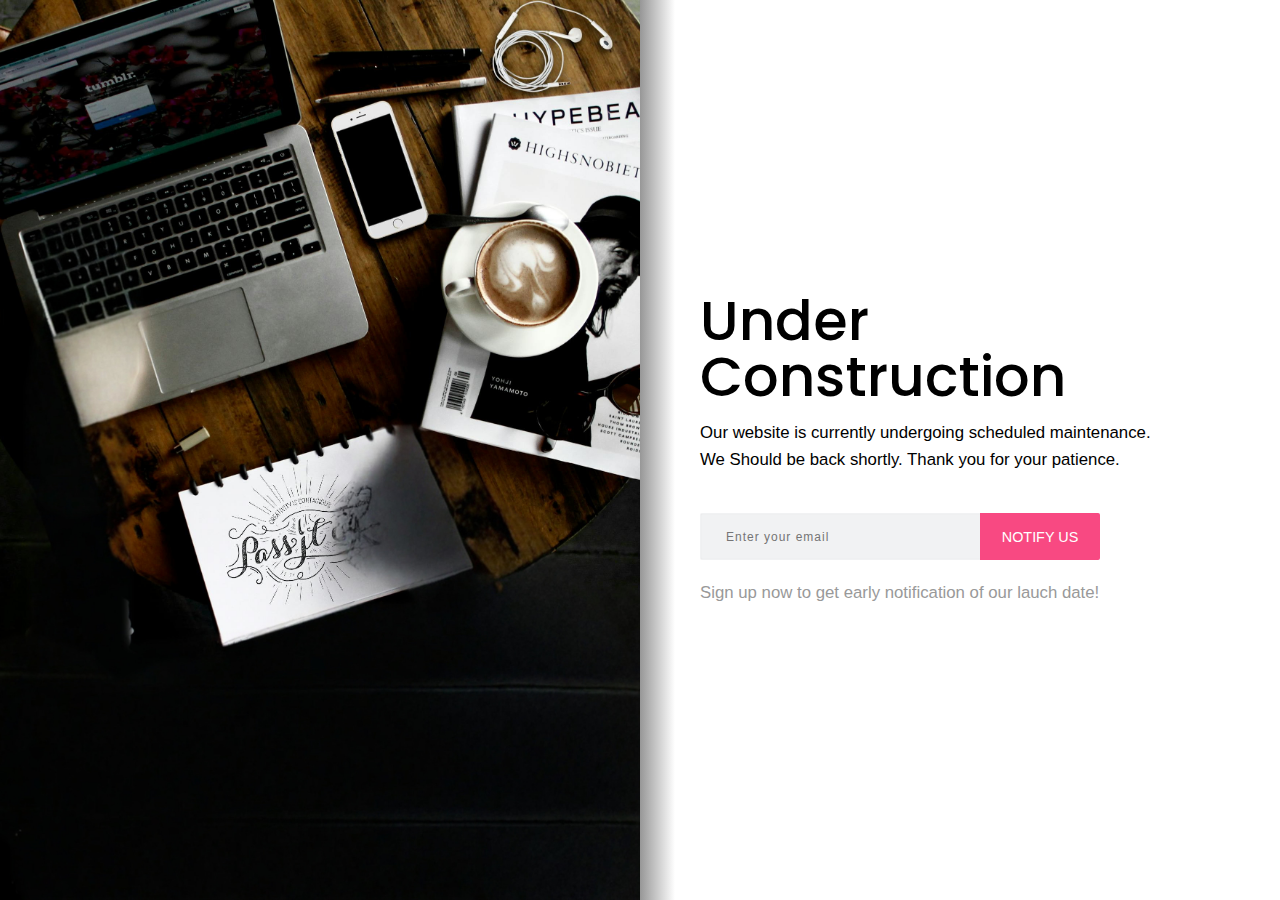
<file: index.html>
<!DOCTYPE HTML>
<html lang="en">
<head>
	<title>Montoya</title>
	<link rel="icon" type="image/x-icon" href="images/M-WHITE.jpg">
	<meta http-equiv="X-UA-Compatible" content="IE=edge">
    <meta name="viewport" content="width=device-width, initial-scale=1">
	<meta charset="UTF-8">
	
	
	<!-- Font -->
	
	<link href="https://fonts.googleapis.com/css?family=Open+Sans:400,700%7CPoppins:400,500" rel="stylesheet">
	
	
	<link href="common-css/ionicons.css" rel="stylesheet">
	
	
	<link rel="stylesheet" href="common-css/jquery.classycountdown.css" />
		
	<link href="04-comming-soon/css/styles.css" rel="stylesheet">
	
	<link href="04-comming-soon/css/responsive.css" rel="stylesheet">
	
</head>
<body>
	
	<div class="main-area">
		
		<section class="left-section" style="background-image: url(images/Untitled\ design-High-Quality.jpg)">
		
			
		</section><!-- left-section -->
		
		
		<section class="right-section full-height" style="background-color: white;">
		

			
			<div class="display-table">
				<div class="display-table-cell">
					<div class="main-content">
						<h1 class="title" style="color: black;"><b>Under Construction</b></h1>
						<p class="desc" style="color: black;">Our website is currently undergoing scheduled maintenance.
							We Should be back shortly. Thank you for your patience.</p>

						<div class="email-input-area">
							<form method="post">
								<input class="email-input" name="email" type="text" placeholder="Enter your email"/>
								<button class="submit-btn" name="submit" type="submit"><b>NOTIFY US</b></button>
							</form>
						</div><!-- email-input-area -->
						
						<p class="post-desc">Sign up now to get early notification of our lauch date!</p>
					</div><!-- main-content -->
				</div><!-- display-table-cell -->
			</div><!-- display-table -->
		
		
		</section><!-- right-section -->
		<div class="fade-effect"></div>
	</div><!-- main-area -->
	
	<!-- SCIPTS -->
	
	<script src="common-js/jquery-3.1.1.min.js"></script>
	
	<script src="common-js/jquery.countdown.min.js"></script>
	
	<script src="common-js/scripts.js"></script>
	
</body>
</html>
</file>
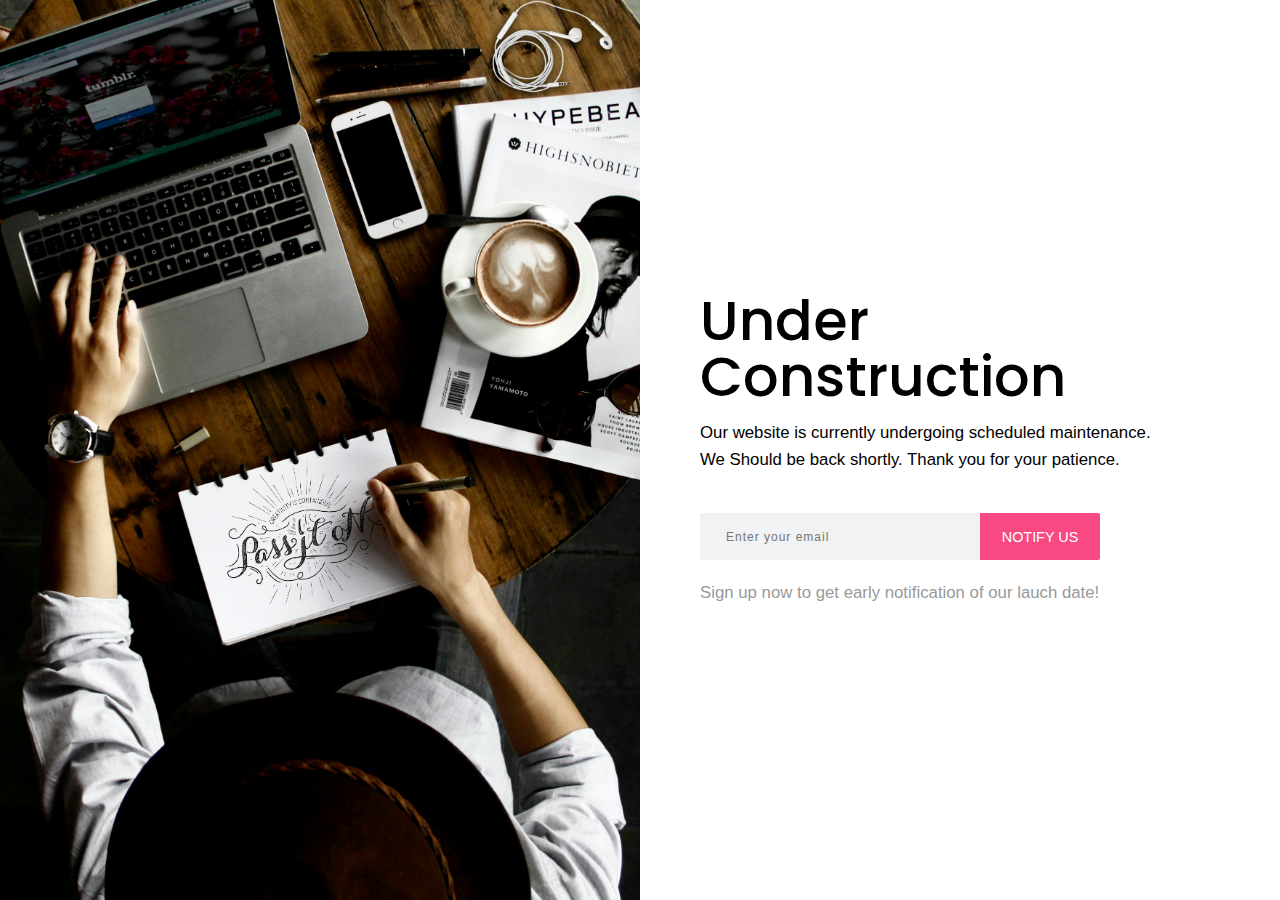
<file: 04-comming-soon.html>
<!DOCTYPE HTML>
<html lang="en">
<head>
	<title>Montoya</title>
	<link rel="icon" type="image/x-icon" href="images/M-WHITE.jpg">
	<meta http-equiv="X-UA-Compatible" content="IE=edge">
    <meta name="viewport" content="width=device-width, initial-scale=1">
	<meta charset="UTF-8">
	
	
	<!-- Font -->
	
	<link href="https://fonts.googleapis.com/css?family=Open+Sans:400,700%7CPoppins:400,500" rel="stylesheet">
	
	
	<link href="common-css/ionicons.css" rel="stylesheet">
	
	
	<link rel="stylesheet" href="common-css/jquery.classycountdown.css" />
		
	<link href="04-comming-soon/css/styles.css" rel="stylesheet">
	
	<link href="04-comming-soon/css/responsive.css" rel="stylesheet">
	
</head>
<body>
	
	<div class="main-area">
		
		<section class="left-section" style="background-image: url(images/pexels-knownasovan-57690.jpg)">
		
			
		</section><!-- left-section -->
		
		
		<section class="right-section full-height" style="background-color: white;">
		

			
			<div class="display-table">
				<div class="display-table-cell">
					<div class="main-content">
						<h1 class="title" style="color: black;"><b>Under Construction</b></h1>
						<p class="desc" style="color: black;">Our website is currently undergoing scheduled maintenance.
							We Should be back shortly. Thank you for your patience.</p>

						<div class="email-input-area">
							<form method="post">
								<input class="email-input" name="email" type="text" placeholder="Enter your email"/>
								<button class="submit-btn" name="submit" type="submit"><b>NOTIFY US</b></button>
							</form>
						</div><!-- email-input-area -->
						
						<p class="post-desc">Sign up now to get early notification of our lauch date!</p>
					</div><!-- main-content -->
				</div><!-- display-table-cell -->
			</div><!-- display-table -->
		
		
		</section><!-- right-section -->
		
	</div><!-- main-area -->
	
	<!-- SCIPTS -->
	
	<script src="common-js/jquery-3.1.1.min.js"></script>
	
	<script src="common-js/jquery.countdown.min.js"></script>
	
	<script src="common-js/scripts.js"></script>
	
</body>
</html>
</file>
<file: 04-comming-soon/css/styles.css>
/*
====================================================

* 	[Master Stylesheet]
	
	Theme Name :  
	Version    :  
	Author     :  
	Author URI :  

====================================================

	TOC
	
	1. PRIMARY STYLES
	2. COMMONS FOR PAGE DESIGN
		JQUERY LIGHT BOX
	3. LEFT SECTION
	4. RIGHT SECTION
	
====================================================

/* ---------------------------------
1. PRIMARY STYLES
--------------------------------- */

html{ font-size: 100%; height: 100%; width: 100%; overflow-x: hidden; margin: 0px;  padding: 0px; touch-action: manipulation; }


body{ font-size: 16px; font-family: 'Open Sans', sans-serif; width: 100%; height: 100%; margin: 0; font-weight: 400;
	-webkit-font-smoothing: antialiased; -moz-osx-font-smoothing: grayscale; word-wrap: break-word; overflow-x: hidden; 
	color: #333; }

h1, h2, h3, h4, h5, h6, p, a, ul, span, li, img, inpot, button{ margin: 0; padding: 0; }

h1,h2,h3,h4,h5,h6{ line-height: 1.5; font-weight: inherit; }

h1,h2,h3{ font-family: 'Poppins', sans-serif; }

p{ line-height: 1.6; font-size: 1.05em; font-weight: 400; color: #555; }

h1{ font-size: 3.5em; line-height: 1; }
h2{ font-size: 3em; line-height: 1.1; }
h3{ font-size: 2.5em; }
h4{ font-size: 1.5em; }
h5{ font-size: 1.2em; }
h6{ font-size: .9em; letter-spacing: 1px; }

a, button{ display: inline-block; text-decoration: none; color: inherit; transition: all .3s; line-height: 1; }

a:focus, a:active, a:hover,
button:focus, button:active, button:hover,
a b.light-color:hover{ text-decoration: none; color: #E45F74; }

b{ font-weight: 500; }

img{ width: 100%; }

li{ list-style: none; display: inline-block; }

span{ display: inline-block; }

button{ outline: 0; border: 0; background: none; cursor: pointer; }

b.light-color{ color: #444; }

.icon{ font-size: 1.1em; display: inline-block; line-height: inherit; }

[class^="icon-"]:before, [class*=" icon-"]:before{ line-height: inherit; }

html {
	-webkit-box-sizing: border-box;
	box-sizing: border-box;
}

*,
*::before,
*::after {
	-webkit-box-sizing: inherit;
	box-sizing: inherit;
}



/* ---------------------------------
2. COMMONS FOR PAGE DESIGN
--------------------------------- */

.center-text{ text-align: center; } 

.display-table{ display: table; height: 100%; width: 100%; }

.display-table-cell{ display: table-cell; vertical-align: middle; }


::-webkit-input-placeholder { font-size: .9em; letter-spacing: 1px; }

::-moz-placeholder { font-size: .9em; letter-spacing: 1px; }

:-ms-input-placeholder { font-size: .9em; letter-spacing: 1px; }

:-moz-placeholder { font-size: .9em; letter-spacing: 1px; }


.full-height{ height: 100%; }

.position-static{ position: static; }

.font-white{ color: #fff; }

.main-area{ position: relative; height: 100vh; background: #0C0D0F; color: #fff; }


/* ---------------------------------
3. LEFT SECTION
--------------------------------- */

.left-section{ position: absolute; top: 0; bottom: 0; left: 0; width: 50%; background-size: cover; }
* {
    margin: 0;
    padding: 0;
    box-sizing: border-box;
}

body {
    font-family: Arial, sans-serif;
}

* {
    margin: 0;
    padding: 0;
    box-sizing: border-box;
}

body {
    font-family: Arial, sans-serif;
}

/* Left section with background image */
.left-section {
    position: absolute;
    left: 0;
    top: 0;
    width: 50%;
    height: 100vh;
    background: url('images/pexels-knownasovan-57690-Photoroom.png') no-repeat center center/cover;
}

/* Right section with content */
.right-section {
    position: absolute;
    right: 0;
    top: 0;
    width: 50%;
    height: 100vh;
    background: white;
}

/* Fade effect positioned at the boundary */
.fade-effect {
    position: absolute;
    left: 50%; /* Position it exactly between sections */
    top: 0;
    width: 35px; /* Adjust fade width for a better transition */
    height: 100vh;
    background: linear-gradient(to left, rgba(12, 11, 11, 0), rgb(151, 151, 151));
    pointer-events: none; /* Prevents interaction issues */
}

/* Responsive Design */
@media (max-width: 768px) {
    .left-section, .right-section {
        position: relative;
        width: 100%;
        height: 50vh; /* Stack sections vertically */
    }

    .fade-effect {
        left: 0; /* Adjust for vertical stacking */
        top: 50%;
        width: 100%;
        height: 35px; /* Fade effect for top-bottom transition */
        background: linear-gradient(to bottom, rgb(151, 151, 151), rgba(12, 11, 11, 0));
    }
}

@media (max-width: 480px) {
    .left-section, .right-section {
        height: 40vh; /* Smaller height for mobile screens */
    }

    .fade-effect {
        top: 50%;
        height: 25px; /* Smaller fade effect for smaller screens */
    }
}



#normal-countdown{ text-align: center; }

#normal-countdown .time-sec{ position: relative; display: inline-block; margin: 2.5%; height: 120px; width: 120px; 
	border-radius: 100px; background: #fff; box-shadow: 0px 0px 0px 5px rgba(255,255,255,.4); color: #F84982; }

#normal-countdown .time-sec .main-time{ font-weight: 500; line-height: 100px; }

#normal-countdown .time-sec span{ position: absolute; bottom: 25px; left: 50%; transform: translateX(-50%); }



/* ---------------------------------
4. RIGHT SECTION
--------------------------------- */

.right-section{ float: right; width: 50%; position: relative; padding: 0 60px; }

.right-section .logo{ position: absolute; top: 40px; height: 30px; }

.right-section .logo img{ height: 100%; width: auto; } 


.right-section .main-content{ padding: 40px 40px 40px 0; }

.main-content .title{ margin-bottom: 15px; }

.main-content .desc{ color: #eee; }

.main-content .email-input-area{ margin: 40px 0 20px; position: relative; width: 400px; height: 47px; }

.main-content .email-input-area .email-input{ width: 100%; position: absolute; top: 0; bottom: 0; left: 0; 
	border-radius: 2px; border: 0; outline: 0; padding: 0 140px 0 25px; transition: all .2s; background: #F1F2F3; 
	box-shadow: inset 0 0 1px rgba(0,0,0,.1); border: 1px solid transparent; }

.main-content .email-input-area .email-input:focus{ border-color: #f89fbc; }


.main-content .email-input-area .submit-btn{ width: 120px; text-align: center; position: absolute; top: 0; bottom: 0; 
	right: 0; font-size: .9em; outline: 0; border-radius: 0 2px 2px 0; transition: all .3s; background: #F84982; color: #fff; }

.main-content .email-input-area .submit-btn:hover{ background: #e40b52; }


.main-content .post-desc{ color: #999; }


.right-section .footer-icons{ position: absolute; bottom: 30px;}

.right-section .footer-icons > li > a{ display: inline-block; font-size: 1.07em; padding: 0 0px; }

.right-section .footer-icons > li:first-child{ margin-right: 10px; }

.right-section .footer-icons > li > a > i{ display: inline-block; height: 35px; line-height: 33px; 
	transition: all .2s; border-radius: 40px; text-align: center; width: 35px; }

.right-section .footer-icons > li > a:hover > i{ border: 1px solid; }

.right-section .footer-icons > li > a > i[class*="facebook"]{ color: #2A61D6; border-color: #2A61D6; }
.right-section .footer-icons > li > a > i[class*="twitter"]{ color: #3AA4F8; border-color: #3AA4F8; }
.right-section .footer-icons > li > a > i[class*="google"]{ color: #F43846; border-color: #F43846; }
.right-section .footer-icons > li > a > i[class*="instagram"]{ color: #8F614A; border-color: #8F614A; }
.right-section .footer-icons > li > a > i[class*="pinterest"]{ color: #E1C013; border-color: #E1C013; }
</file>
<file: 04-comming-soon/css/responsive.css>
/* Screens Resolution : 992px
-------------------------------------------------------------------------- */
@media only screen and (max-width: 1200px) {
	
	/* ---------------------------------
	4. RIGHT SECTION
	--------------------------------- */

	.date-countdown{ width: 100%; }
	
}

/* Screens Resolution : 992px
-------------------------------------------------------------------------- */
@media only screen and (max-width: 992px) {
	
	/* ---------------------------------
	1. PRIMARY STYLES
	--------------------------------- */
	
	.main-area{ position: relative; height: 200vh; }


	/* ---------------------------------
	3. RIGHT SECTION
	--------------------------------- */

	.right-section{ float: none; width: 100%; height: 50%; }
	
	.right-section .main-content{ padding: 40px 0; }
	
	.main-content .email-input-area{ width: 100%; }
	
	.main-content .email-input-area .email-input{ padding: 0 115px 0 20px; }
	
	.main-content .email-input-area .submit-btn{ width: 80px; } 
	
	.right-section .footer-icons > li > a > i{ height: 30px; line-height: 28px; width: 30px; }
	
	
	/* ---------------------------------
	4. LEFT SECTION
	--------------------------------- */

	.left-section{ position: static; width: 100%; height: 50%; }

	.date-countdown{ width: 100%; }
	
	.date-countdown .time_circles > div > h4{ font-size: .7em!important; }

}


/* Screens Resolution : 767px
-------------------------------------------------------------------------- */
@media only screen and (max-width: 767px) {
	
	/* ---------------------------------
	1. PRIMARY STYLES
	--------------------------------- */

	p{ line-height: 1.4; }

	h1{ font-size: 2.8em; line-height: 1; }
	h2{ font-size: 2.2em; line-height: 1.1; }
	h3{ font-size: 1.8em; }
		
	
	
}

/* Screens Resolution : 479px
-------------------------------------------------------------------------- */
@media only screen and (max-width: 479px) {

	/* ---------------------------------
	1. PRIMARY STYLES
	--------------------------------- */

	body{ font-size: 13px; }
	

	/* ---------------------------------
	4. REMAINING TIME
	--------------------------------- */

	#normal-countdown .time-sec{ height: 100px; width: 100px; margin: 5%; }
	
	#normal-countdown .time-sec .main-time{ line-height: 80px; }
	
	
	/* ---------------------------------
	4. RIGHT SECTION
	--------------------------------- */

	.right-section{ padding: 0 30px; }

}

/* Screens Resolution : 359px
-------------------------------------------------------------------------- */
@media only screen and (max-width: 359px) {
	
	
}

/* Screens Resolution : 290px
-------------------------------------------------------------------------- */
@media only screen and (max-width: 290px) {
	
	
}
</file>
